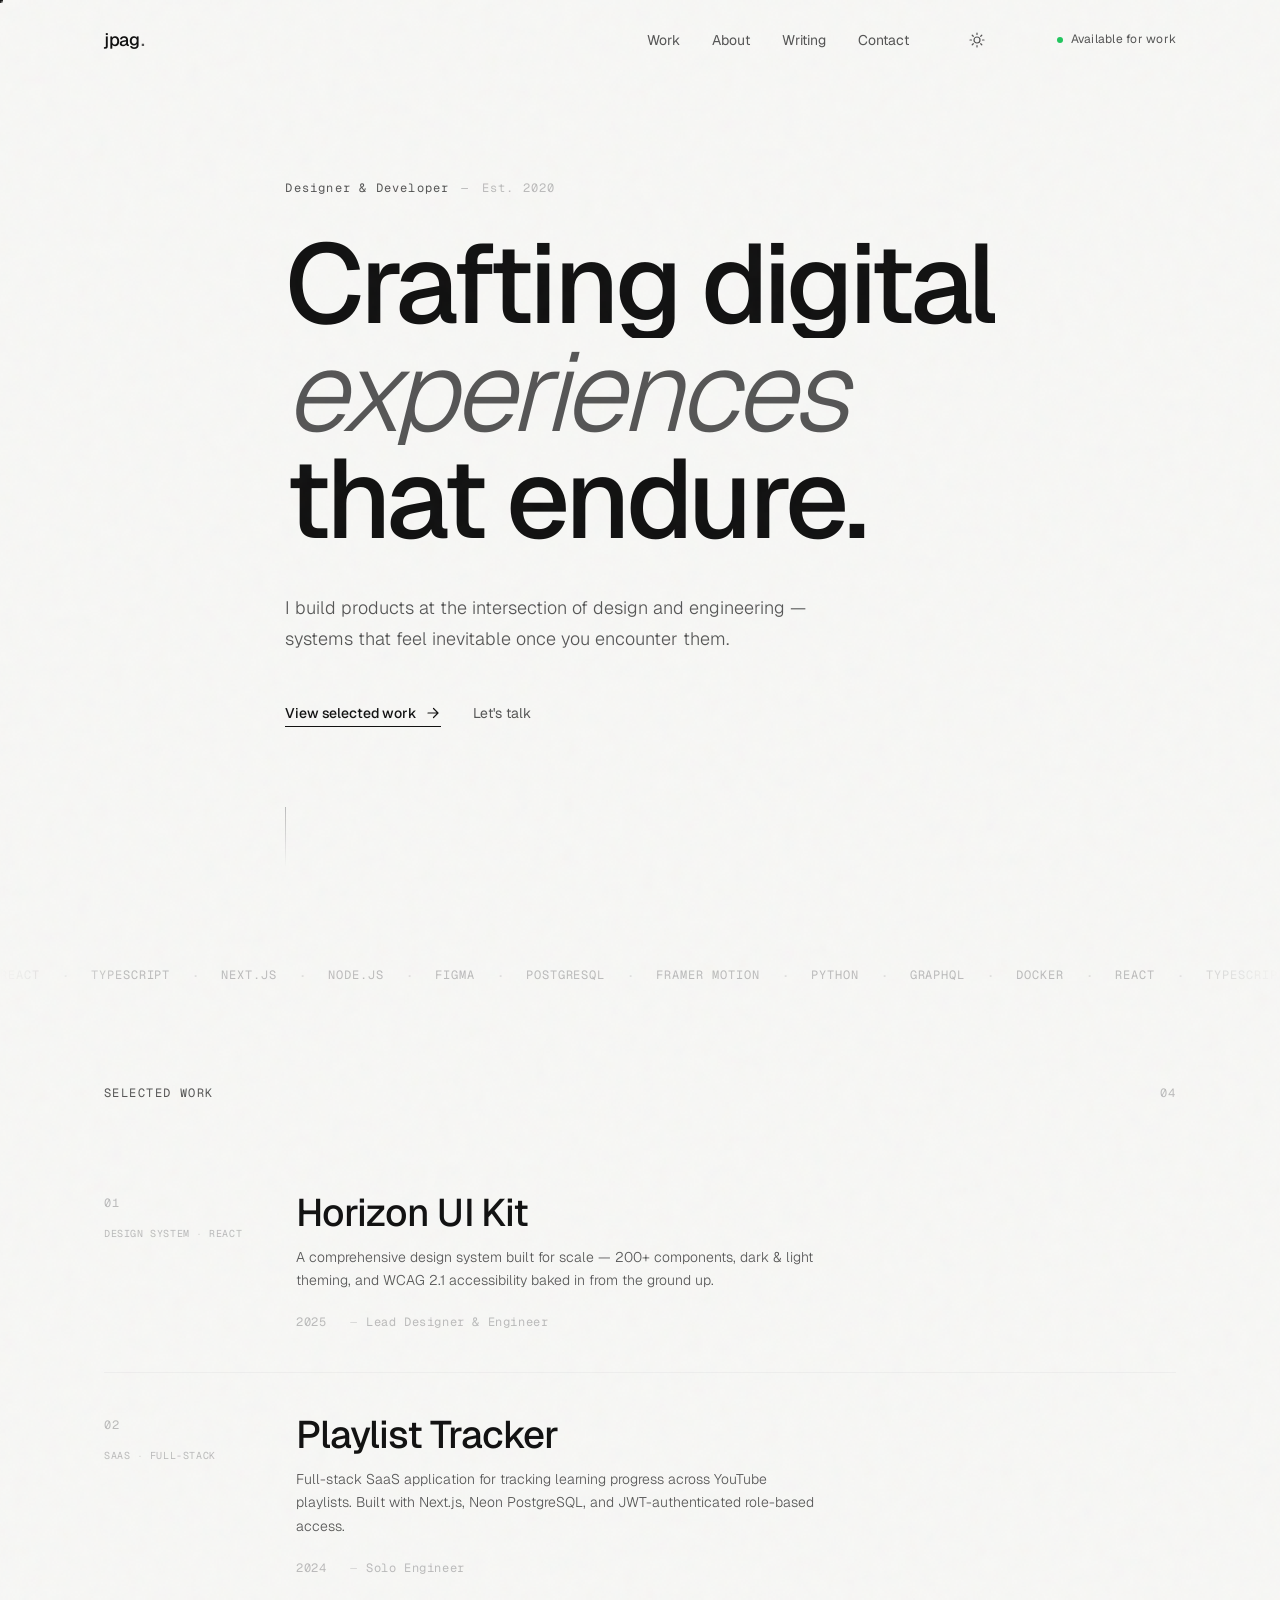
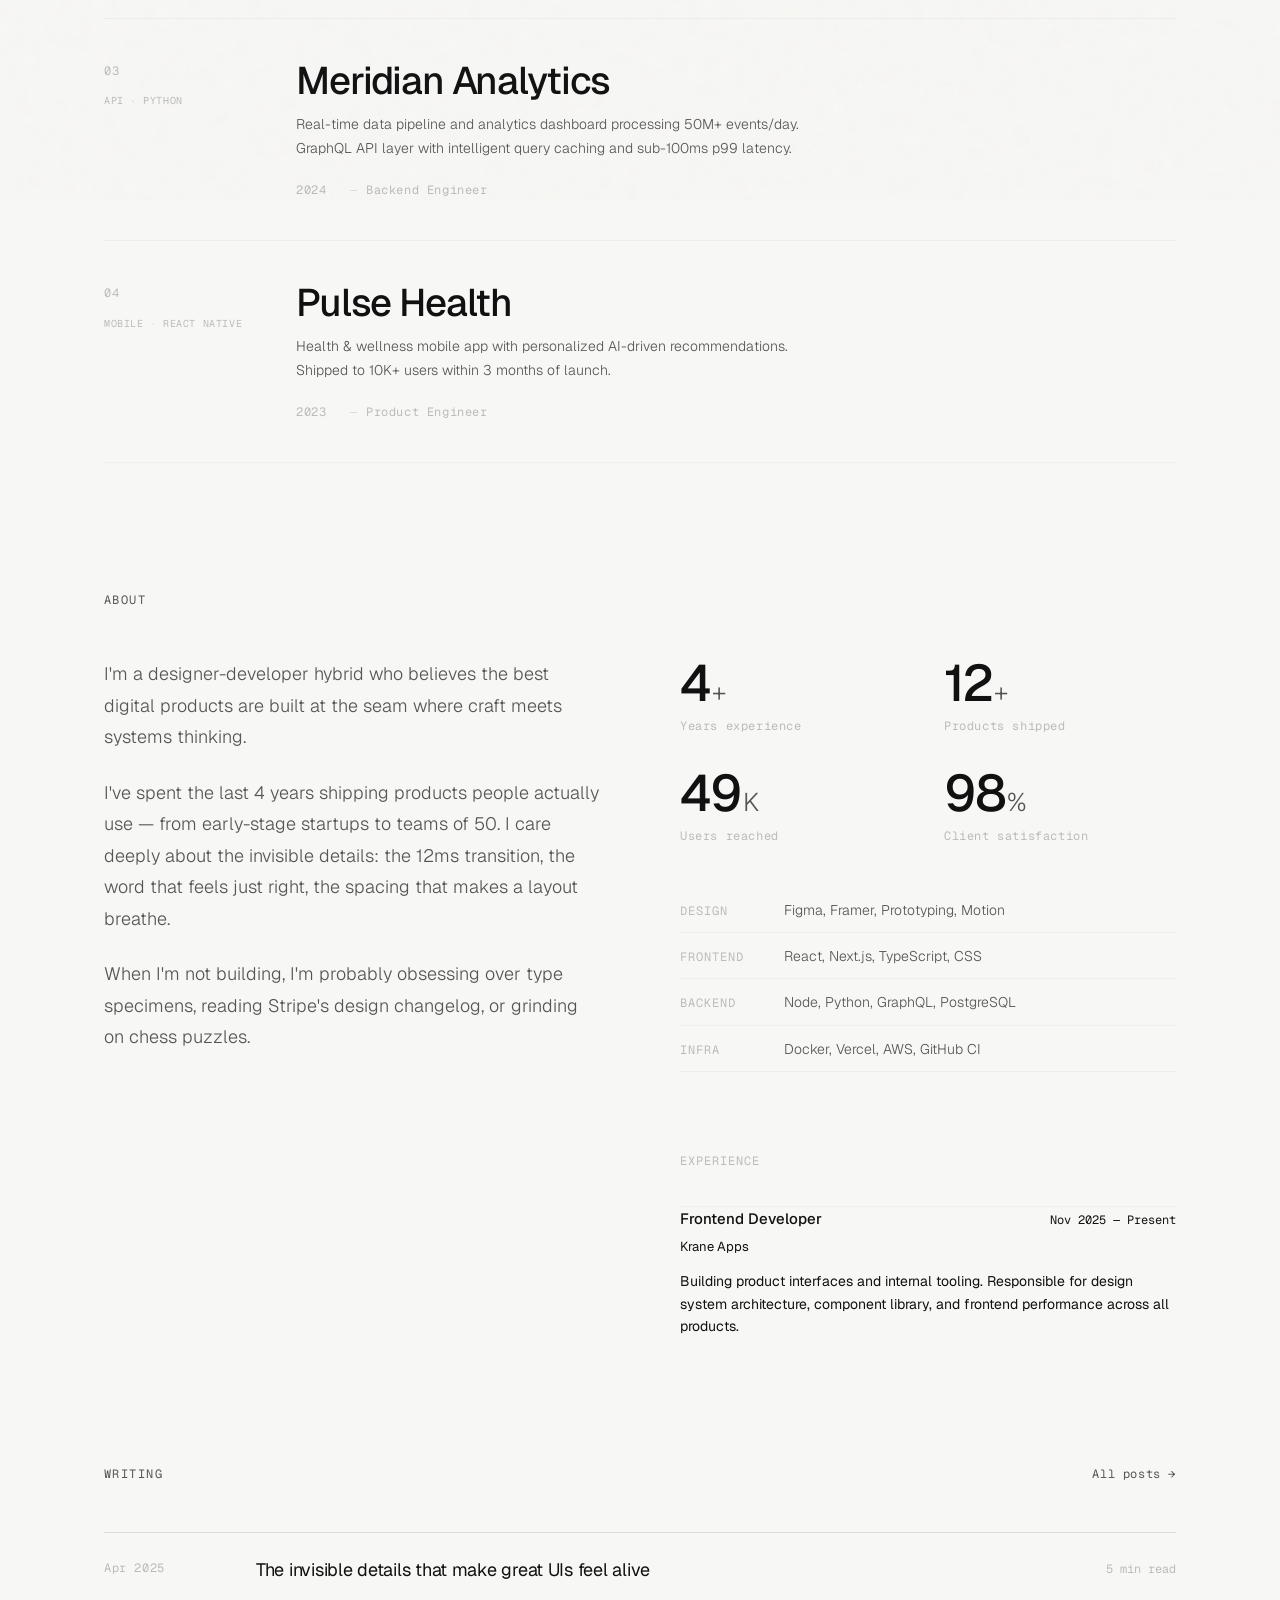
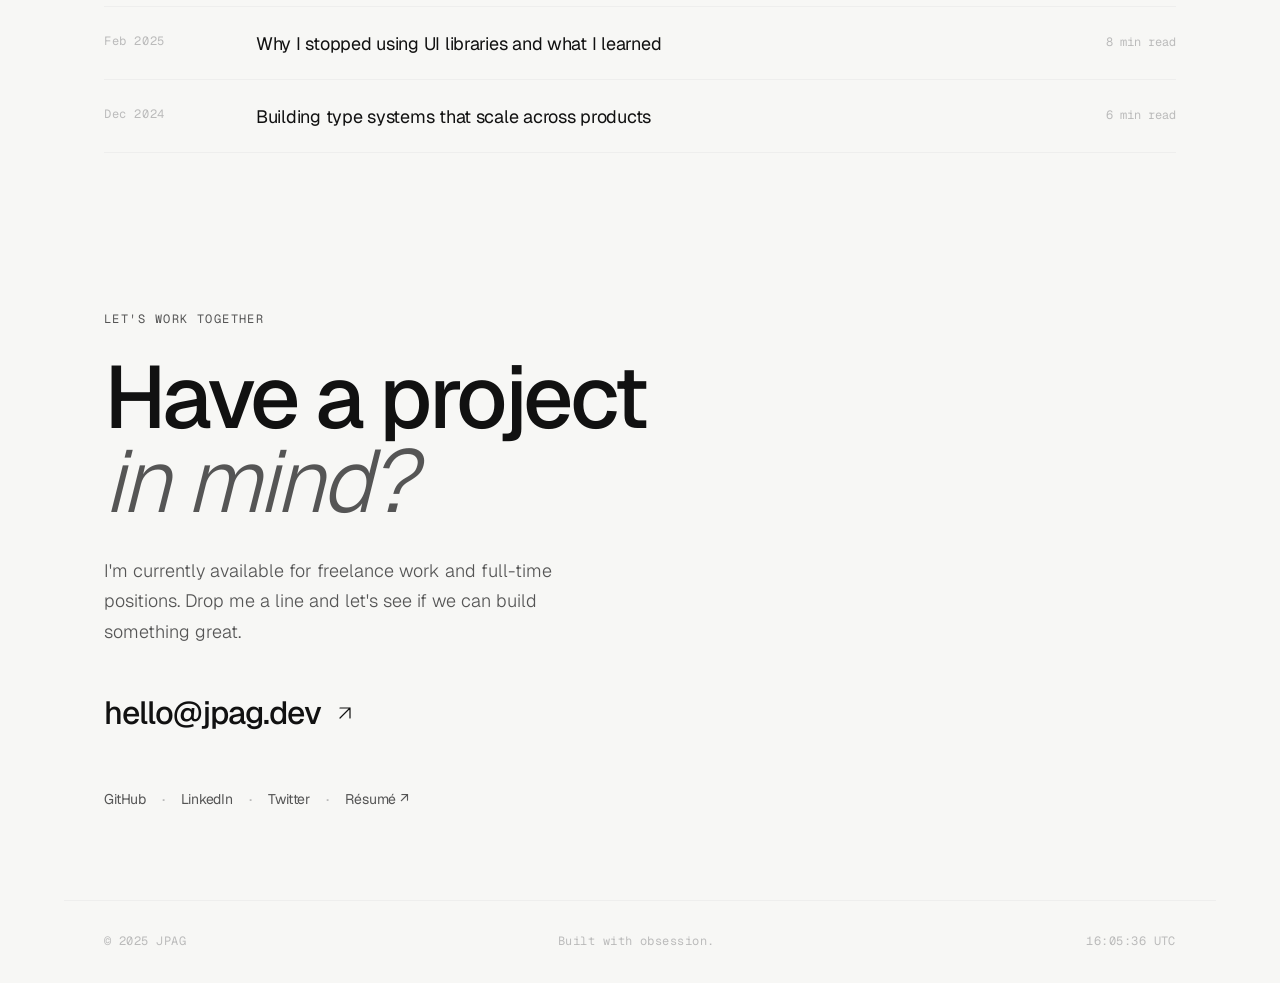
<file: index.html>
<!DOCTYPE html>
<html lang="en" data-theme="dark">
<head>
  <meta charset="UTF-8" />
  <meta name="viewport" content="width=device-width, initial-scale=1.0" />
  <!-- Theme: read before first paint to prevent FOUC -->
  <script>
    (function() {
      var saved = localStorage.getItem('theme');
      var preferred = saved || (window.matchMedia('(prefers-color-scheme: light)').matches ? 'light' : 'dark');
      document.documentElement.dataset.theme = preferred;
    })();
  </script>
  <meta name="description" content="JPAG — Designer & Developer crafting thoughtful digital experiences." />
  <meta name="theme-color" content="#0a0a0a" />
  <meta property="og:title" content="JPAG — Portfolio" />
  <meta property="og:description" content="Designer & Developer crafting thoughtful digital experiences." />
  <title>JPAG — Portfolio</title>
  <link rel="preconnect" href="https://fonts.googleapis.com" />
  <link rel="preconnect" href="https://fonts.gstatic.com" crossorigin />
  <link href="https://fonts.googleapis.com/css2?family=Geist:wght@300;400;500;600&family=Geist+Mono:wght@300;400;500&display=swap" rel="stylesheet" />
  <link rel="stylesheet" href="style.css" />
</head>
<body>

  <!-- Cursor -->
  <div class="cursor" id="cursor"></div>
  <div class="cursor-dot" id="cursor-dot"></div>

  <!-- Noise overlay -->
  <div class="noise" aria-hidden="true"></div>

  <!-- Navigation -->
  <nav class="nav" id="nav">
    <div class="nav-inner">
      <a href="#" class="nav-logo" id="nav-logo">
        <span class="logo-text">jpag</span>
        <span class="logo-dot">.</span>
      </a>
      <div class="nav-links" id="nav-links">
        <a href="#work" class="nav-link" data-label="Work">Work</a>
        <a href="#about" class="nav-link" data-label="About">About</a>
        <a href="#writing" class="nav-link" data-label="Writing">Writing</a>
        <a href="#contact" class="nav-link" data-label="Contact">Contact</a>
      </div>
      <button class="theme-toggle" id="theme-toggle" aria-label="Toggle color theme" title="Toggle light / dark">
        <!-- Sun icon — shown in light mode -->
        <svg class="theme-icon theme-icon--sun" width="16" height="16" viewBox="0 0 16 16" fill="none" aria-hidden="true">
          <circle cx="8" cy="8" r="3" stroke="currentColor" stroke-width="1.2"/>
          <path d="M8 1v1.5M8 13.5V15M1 8h1.5M13.5 8H15M3.22 3.22l1.06 1.06M11.72 11.72l1.06 1.06M11.72 4.28l1.06-1.06M3.22 12.78l1.06-1.06" stroke="currentColor" stroke-width="1.2" stroke-linecap="round"/>
        </svg>
        <!-- Moon icon — shown in dark mode -->
        <svg class="theme-icon theme-icon--moon" width="15" height="15" viewBox="0 0 15 15" fill="none" aria-hidden="true">
          <path d="M7.5 1.5A6 6 0 1 0 13.5 7.5 4.5 4.5 0 0 1 7.5 1.5z" stroke="currentColor" stroke-width="1.2" stroke-linejoin="round"/>
        </svg>
      </button>
      <div class="nav-status">
        <span class="status-dot"></span>
        <span class="status-text">Available for work</span>
      </div>
    </div>
  </nav>

  <!-- Hero -->
  <section class="hero" id="hero">
    <div class="container">
      <div class="hero-eyebrow reveal">
        <span class="eyebrow-tag">Designer &amp; Developer</span>
        <span class="eyebrow-divider">—</span>
        <span class="eyebrow-year">Est. 2020</span>
      </div>
      <h1 class="hero-title">
        <span class="title-line reveal" data-delay="0">Crafting digital</span>
        <span class="title-line reveal italic" data-delay="1">experiences</span>
        <span class="title-line reveal" data-delay="2">that endure.</span>
      </h1>
      <div class="hero-sub reveal" data-delay="3">
        <p>I build products at the intersection of design and engineering —<br class="br-desktop" /> systems that feel inevitable once you encounter them.</p>
      </div>
      <div class="hero-cta reveal" data-delay="4">
        <a href="#work" class="cta-link">
          <span>View selected work</span>
          <svg width="16" height="16" viewBox="0 0 16 16" fill="none" class="cta-arrow">
            <path d="M3 8H13M13 8L8.5 3.5M13 8L8.5 12.5" stroke="currentColor" stroke-width="1.2" stroke-linecap="round" stroke-linejoin="round"/>
          </svg>
        </a>
        <a href="#contact" class="cta-secondary">Let's talk</a>
      </div>
      <div class="hero-scroll reveal" data-delay="5">
        <div class="scroll-indicator">
          <div class="scroll-line"></div>
        </div>
      </div>
    </div>
  </section>

  <!-- Marquee -->
  <div class="marquee-wrap" aria-hidden="true">
    <div class="marquee-track">
      <span class="marquee-item">React</span>
      <span class="marquee-sep">·</span>
      <span class="marquee-item">TypeScript</span>
      <span class="marquee-sep">·</span>
      <span class="marquee-item">Next.js</span>
      <span class="marquee-sep">·</span>
      <span class="marquee-item">Node.js</span>
      <span class="marquee-sep">·</span>
      <span class="marquee-item">Figma</span>
      <span class="marquee-sep">·</span>
      <span class="marquee-item">PostgreSQL</span>
      <span class="marquee-sep">·</span>
      <span class="marquee-item">Framer Motion</span>
      <span class="marquee-sep">·</span>
      <span class="marquee-item">Python</span>
      <span class="marquee-sep">·</span>
      <span class="marquee-item">GraphQL</span>
      <span class="marquee-sep">·</span>
      <span class="marquee-item">Docker</span>
      <span class="marquee-sep">·</span>
      <!-- duplicate -->
      <span class="marquee-item">React</span>
      <span class="marquee-sep">·</span>
      <span class="marquee-item">TypeScript</span>
      <span class="marquee-sep">·</span>
      <span class="marquee-item">Next.js</span>
      <span class="marquee-sep">·</span>
      <span class="marquee-item">Node.js</span>
      <span class="marquee-sep">·</span>
      <span class="marquee-item">Figma</span>
      <span class="marquee-sep">·</span>
      <span class="marquee-item">PostgreSQL</span>
      <span class="marquee-sep">·</span>
      <span class="marquee-item">Framer Motion</span>
      <span class="marquee-sep">·</span>
      <span class="marquee-item">Python</span>
      <span class="marquee-sep">·</span>
      <span class="marquee-item">GraphQL</span>
      <span class="marquee-sep">·</span>
      <span class="marquee-item">Docker</span>
      <span class="marquee-sep">·</span>
    </div>
  </div>

  <!-- Work -->
  <section class="work" id="work">
    <div class="container">
      <div class="section-header">
        <span class="section-label reveal">Selected Work</span>
        <span class="section-count reveal" id="work-count">04</span>
      </div>

      <div id="work-list"></div>

    </div>
  </section>

  <!-- About -->
  <section class="about" id="about">
    <div class="container">
      <div class="section-header">
        <span class="section-label reveal">About</span>
      </div>
      <div class="about-grid">
        <div class="about-left">
          <p class="about-text reveal">I'm a designer-developer hybrid who believes the best digital products are built at the seam where craft meets systems thinking.</p>
          <p class="about-text reveal">I've spent the last 4 years shipping products people actually use — from early-stage startups to teams of 50. I care deeply about the invisible details: the 12ms transition, the word that feels just right, the spacing that makes a layout breathe.</p>
          <p class="about-text reveal">When I'm not building, I'm probably obsessing over type specimens, reading Stripe's design changelog, or grinding on chess puzzles.</p>
        </div>
        <div class="about-right">
          <div class="stat-grid">
            <div class="stat reveal">
              <div class="stat-value-line">
                <span class="stat-num" data-target="4">0</span><span class="stat-suffix">+</span>
              </div>
              <span class="stat-label">Years experience</span>
            </div>
            <div class="stat reveal">
              <div class="stat-value-line">
                <span class="stat-num" data-target="12">0</span><span class="stat-suffix">+</span>
              </div>
              <span class="stat-label">Products shipped</span>
            </div>
            <div class="stat reveal">
              <div class="stat-value-line">
                <span class="stat-num" data-target="50">0</span><span class="stat-suffix">K</span>
              </div>
              <span class="stat-label">Users reached</span>
            </div>
            <div class="stat reveal">
              <div class="stat-value-line">
                <span class="stat-num" data-target="100">0</span><span class="stat-suffix">%</span>
              </div>
              <span class="stat-label">Client satisfaction</span>
            </div>
          </div>
          <div class="skills-list reveal">
            <div class="skill-row">
              <span class="skill-category">Design</span>
              <span class="skill-items">Figma, Framer, Prototyping, Motion</span>
            </div>
            <div class="skill-row">
              <span class="skill-category">Frontend</span>
              <span class="skill-items">React, Next.js, TypeScript, CSS</span>
            </div>
            <div class="skill-row">
              <span class="skill-category">Backend</span>
              <span class="skill-items">Node, Python, GraphQL, PostgreSQL</span>
            </div>
            <div class="skill-row">
              <span class="skill-category">Infra</span>
              <span class="skill-items">Docker, Vercel, AWS, GitHub CI</span>
          </div>
          
          <div class="experience-block reveal" id="experience-list"></div>

        </div>
      </div>
    </div>
  </section>

  <!-- Writing / Blog -->
  <section class="writing" id="writing">
    <div class="container">
      <div class="section-header">
        <span class="section-label reveal">Writing</span>
        <a href="#writing" class="section-all reveal">All posts →</a>
      </div>
      <div class="post-list" id="posts-list"></div>
    </div>
  </section>

  <!-- Contact -->
  <section class="contact" id="contact">
    <div class="container">
      <div class="contact-inner">
        <div class="contact-top reveal">
          <span class="section-label">Let's work together</span>
        </div>
        <h2 class="contact-heading">
          <span class="reveal">Have a project</span>
          <span class="reveal italic">in mind?</span>
        </h2>
        <p class="contact-sub reveal">I'm currently available for freelance work and full-time positions. Drop me a line and let's see if we can build something great.</p>
        <div class="contact-cta reveal">
          <a href="mailto:hello@jpag.dev" class="email-link" id="email-link">
            <span class="email-text">hello@jpag.dev</span>
            <svg class="email-icon" width="24" height="24" viewBox="0 0 24 24" fill="none">
              <path d="M7 17L17 7M17 7H7M17 7V17" stroke="currentColor" stroke-width="1.2" stroke-linecap="round" stroke-linejoin="round"/>
            </svg>
          </a>
        </div>
        <div class="contact-links reveal">
          <a href="https://github.com" target="_blank" rel="noopener" class="social-link" id="social-github">GitHub</a>
          <span class="social-sep">·</span>
          <a href="https://linkedin.com" target="_blank" rel="noopener" class="social-link" id="social-linkedin">LinkedIn</a>
          <span class="social-sep">·</span>
          <a href="https://twitter.com" target="_blank" rel="noopener" class="social-link" id="social-twitter">Twitter</a>
          <span class="social-sep">·</span>
          <a href="#" class="social-link" id="social-resume">Résumé ↗</a>
        </div>
      </div>
    </div>
  </section>

  <!-- Footer -->
  <footer class="footer">
    <div class="container">
      <div class="footer-inner">
        <span class="footer-copy">© 2025 JPAG</span>
        <span class="footer-built">Built with obsession.</span>
        <span class="footer-time" id="footer-time"></span>
      </div>
    </div>
  </footer>

  <script src="data/projects.js"></script>
  <script src="data/posts.js"></script>
  <script src="data/experience.js"></script>
  <script src="main.js"></script>
</body>
</html>
</file>
<file: style.css>
/* ============================================================
   BASE & TOKENS
   ============================================================ */

*, *::before, *::after {
  box-sizing: border-box;
  margin: 0;
  padding: 0;
}

:root {
  --bg:          #0a0a0a;
  --fg:          #ededed;
  --fg-muted:    #888;
  --fg-subtle:   #444;
  --accent:      #ededed;
  --font-sans:   'Geist', -apple-system, BlinkMacSystemFont, 'Segoe UI', sans-serif;
  --font-mono:   'Geist Mono', 'SF Mono', 'Consolas', monospace;

  --size-xxs:  0.625rem;   /* 10px */
  --size-xs:   0.75rem;    /* 12px */
  --size-sm:   0.875rem;   /* 14px */
  --size-base: 1rem;       /* 16px */
  --size-md:   1.125rem;   /* 18px */
  --size-lg:   1.5rem;     /* 24px */
  --size-xl:   2rem;       /* 32px */
  --size-2xl:  3rem;       /* 48px */
  --size-3xl:  4rem;       /* 64px */
  --size-4xl:  5.5rem;     /* 88px */
  --size-5xl:  7rem;       /* 112px */

  --ease-out:  cubic-bezier(0.16, 1, 0.3, 1);
  --ease-in:   cubic-bezier(0.4, 0, 1, 1);
  --ease-io:   cubic-bezier(0.65, 0, 0.35, 1);

  --t-fast:   120ms;
  --t-base:   220ms;
  --t-slow:   400ms;
  --t-reveal: 700ms;

  --col: 1200px;
  --gutter: clamp(1.5rem, 5vw, 4rem);

  /* theme-aware tokens */
  --cursor-border:    rgba(237, 237, 237, 0.4);
  --cursor-hover-border: rgba(237, 237, 237, 0.15);
  --cursor-hover-bg:  rgba(237, 237, 237, 0.05);
  --nav-bg:           rgba(10, 10, 10, 0.85);
  --project-hover:    rgba(237, 237, 237, 0.025);
}

/* ============================================================
   LIGHT THEME
   ============================================================ */

[data-theme="light"] {
  --bg:          #f7f7f5;
  --fg:          #111111;
  --fg-muted:    #555555;
  --fg-subtle:   #bbbbbb;

  --cursor-border:       rgba(0, 0, 0, 0.2);
  --cursor-hover-border: rgba(0, 0, 0, 0.08);
  --cursor-hover-bg:     rgba(0, 0, 0, 0.04);
  --nav-bg:              rgba(247, 247, 245, 0.88);
  --project-hover:       rgba(0, 0, 0, 0.025);
}

/* ============================================================
   THEME TRANSITION
   ============================================================ */

.theme-transitioning,
.theme-transitioning *,
.theme-transitioning *::before,
.theme-transitioning *::after {
  transition:
    background-color 380ms ease,
    color 380ms ease,
    border-color 380ms ease,
    fill 380ms ease !important;
}

html {
  scroll-behavior: smooth;
  -webkit-font-smoothing: antialiased;
  -moz-osx-font-smoothing: grayscale;
  text-rendering: optimizeLegibility;
}

body {
  font-family: var(--font-sans);
  background-color: var(--bg);
  color: var(--fg);
  line-height: 1.6;
  overflow-x: hidden;
  cursor: none;
}

::selection {
  background: var(--fg);
  color: var(--bg);
}

a {
  color: inherit;
  text-decoration: none;
}

/* ============================================================
   CUSTOM CURSOR
   ============================================================ */

.cursor {
  position: fixed;
  top: 0; left: 0;
  width: 36px; height: 36px;
  border: 1px solid var(--cursor-border);
  border-radius: 50%;
  pointer-events: none;
  z-index: 9999;
  transform: translate(-50%, -50%);
  transition:
    width var(--t-base) var(--ease-out),
    height var(--t-base) var(--ease-out),
    border-color var(--t-base) var(--ease-out),
    background var(--t-base) var(--ease-out),
    opacity var(--t-base) var(--ease-out);
  mix-blend-mode: difference;
  will-change: transform;
}

.cursor-dot {
  position: fixed;
  top: 0; left: 0;
  width: 5px; height: 5px;
  background: var(--fg);
  border-radius: 50%;
  pointer-events: none;
  z-index: 9999;
  transform: translate(-50%, -50%);
  transition: opacity var(--t-fast);
  will-change: transform;
}

.cursor.is-hovered {
  width: 64px;
  height: 64px;
  border-color: var(--cursor-hover-border);
  background: var(--cursor-hover-bg);
}

.cursor.is-clicked {
  width: 28px;
  height: 28px;
}

.cursor.is-hidden,
.cursor-dot.is-hidden {
  opacity: 0;
}

/* ============================================================
   NOISE TEXTURE
   ============================================================ */

.noise {
  position: fixed;
  inset: -200%;
  width: 400%;
  height: 400%;
  background-image: url("data:image/svg+xml,%3Csvg viewBox='0 0 256 256' xmlns='http://www.w3.org/2000/svg'%3E%3Cfilter id='noise'%3E%3CfeTurbulence type='fractalNoise' baseFrequency='0.9' numOctaves='4' stitchTiles='stitch'/%3E%3C/filter%3E%3Crect width='100%25' height='100%25' filter='url(%23noise)' opacity='1'/%3E%3C/svg%3E");
  opacity: 0.03;
  pointer-events: none;
  z-index: 1;
  animation: noise-drift 8s steps(1) infinite;
}

@keyframes noise-drift {
  0%   { transform: translate(0, 0); }
  10%  { transform: translate(-2%, -3%); }
  20%  { transform: translate(1%, 2%); }
  30%  { transform: translate(3%, -1%); }
  40%  { transform: translate(-1%, 4%); }
  50%  { transform: translate(-3%, -2%); }
  60%  { transform: translate(2%, 3%); }
  70%  { transform: translate(-2%, 1%); }
  80%  { transform: translate(3%, -3%); }
  90%  { transform: translate(-1%, 2%); }
  100% { transform: translate(0, 0); }
}

/* ============================================================
   CONTAINER
   ============================================================ */

.container {
  max-width: var(--col);
  margin: 0 auto;
  padding: 0 var(--gutter);
}

/* ============================================================
   NAVIGATION
   ============================================================ */

.nav {
  position: fixed;
  top: 0; left: 0; right: 0;
  z-index: 100;
  padding: 1.5rem 0;
  transition: padding var(--t-slow) var(--ease-out);
}

.nav.scrolled {
  padding: 1rem 0;
  background: var(--nav-bg);
  backdrop-filter: blur(20px) saturate(180%);
  -webkit-backdrop-filter: blur(20px) saturate(180%);
}

.nav-inner {
  max-width: var(--col);
  margin: 0 auto;
  padding: 0 var(--gutter);
  display: flex;
  align-items: center;
  gap: 2rem;
}

.nav-logo {
  font-size: var(--size-md);
  font-weight: 500;
  letter-spacing: -0.02em;
  display: flex;
  align-items: baseline;
  gap: 1px;
  transition: opacity var(--t-base) var(--ease-out);
  cursor: none;
}

.nav-logo:hover { opacity: 0.6; }

.logo-text { color: var(--fg); }
.logo-dot  { color: var(--fg-muted); }

.nav-links {
  display: flex;
  align-items: center;
  gap: 2rem;
  margin-left: auto;
}

.nav-link {
  font-size: var(--size-sm);
  font-weight: 400;
  color: var(--fg-muted);
  letter-spacing: 0em;
  position: relative;
  padding: 0.25rem 0;
  cursor: none;
  transition: color var(--t-base) var(--ease-out);
}

.nav-link::after {
  content: '';
  position: absolute;
  bottom: 0; left: 0;
  width: 0;
  height: 1px;
  background: var(--fg);
  transition: width var(--t-slow) var(--ease-out);
}

.nav-link:hover { color: var(--fg); }
.nav-link:hover::after { width: 100%; }

.nav-status {
  display: flex;
  align-items: center;
  gap: 0.5rem;
  margin-left: 2rem;
  font-size: var(--size-xs);
  color: var(--fg-muted);
  letter-spacing: 0.02em;
}

.status-dot {
  width: 6px; height: 6px;
  border-radius: 50%;
  background: #22c55e;
  animation: pulse-status 2s ease-in-out infinite;
  flex-shrink: 0;
}

@keyframes pulse-status {
  0%, 100% { opacity: 1; transform: scale(1); }
  50%       { opacity: 0.5; transform: scale(0.8); }
}

/* ============================================================
   SECTION UTILS
   ============================================================ */

.section-header {
  display: flex;
  align-items: baseline;
  justify-content: space-between;
  margin-bottom: 3rem;
}

.section-label {
  font-size: var(--size-xs);
  font-family: var(--font-mono);
  color: var(--fg-muted);
  letter-spacing: 0.12em;
  text-transform: uppercase;
}

.section-count {
  font-size: var(--size-xs);
  font-family: var(--font-mono);
  color: var(--fg-subtle);
  letter-spacing: 0.08em;
}

.section-all {
  font-size: var(--size-xs);
  font-family: var(--font-mono);
  color: var(--fg-muted);
  letter-spacing: 0.05em;
  transition: color var(--t-base) var(--ease-out);
}

.section-all:hover { color: var(--fg); }

/* ============================================================
   REVEAL ANIMATION
   ============================================================ */

.reveal {
  opacity: 0;
  transform: translateY(20px);
  transition:
    opacity var(--t-reveal) var(--ease-out),
    transform var(--t-reveal) var(--ease-out);
}

.reveal.in-view {
  opacity: 1;
  transform: translateY(0);
}

/* stagger delays */
.reveal[data-delay="1"] { transition-delay: 90ms; }
.reveal[data-delay="2"] { transition-delay: 180ms; }
.reveal[data-delay="3"] { transition-delay: 270ms; }
.reveal[data-delay="4"] { transition-delay: 360ms; }
.reveal[data-delay="5"] { transition-delay: 450ms; }

/* ============================================================
   HERO
   ============================================================ */

.hero {
  padding: calc(var(--size-5xl) * 1.6) 0 var(--size-3xl);
  min-height: 100vh;
  display: flex;
  align-items: center;
}

.hero-eyebrow {
  display: flex;
  align-items: center;
  gap: 0.75rem;
  margin-bottom: 2rem;
  font-size: var(--size-xs);
  font-family: var(--font-mono);
  color: var(--fg-muted);
  letter-spacing: 0.1em;
}

.eyebrow-tag {
  color: var(--fg-muted);
}

.eyebrow-divider {
  color: var(--fg-subtle);
}

.eyebrow-year {
  color: var(--fg-subtle);
}

.hero-title {
  display: flex;
  flex-direction: column;
  font-size: clamp(3rem, 9vw, var(--size-5xl));
  font-weight: 500;
  letter-spacing: -0.04em;
  line-height: 0.96;
  margin-bottom: 2.5rem;
}

.title-line {
  display: block;
  overflow: hidden;
}

.title-line.italic {
  font-style: italic;
  font-weight: 300;
  color: var(--fg-muted);
}

.hero-sub {
  max-width: 560px;
  font-size: var(--size-md);
  font-weight: 300;
  color: var(--fg-muted);
  line-height: 1.7;
  margin-bottom: 3rem;
}

.hero-cta {
  display: flex;
  align-items: center;
  gap: 2rem;
  margin-bottom: 5rem;
}

.cta-link {
  display: inline-flex;
  align-items: center;
  gap: 0.5rem;
  font-size: var(--size-sm);
  font-weight: 500;
  color: var(--fg);
  letter-spacing: -0.01em;
  cursor: none;
  position: relative;
  padding-bottom: 2px;
}

.cta-link::after {
  content: '';
  position: absolute;
  bottom: 0; left: 0;
  width: 100%;
  height: 1px;
  background: var(--fg);
  transform-origin: right;
  transition: transform var(--t-slow) var(--ease-out);
}

.cta-link:hover::after {
  transform-origin: left;
}

.cta-arrow {
  transition: transform var(--t-base) var(--ease-out);
  flex-shrink: 0;
}

.cta-link:hover .cta-arrow {
  transform: translateX(4px);
}

.cta-secondary {
  font-size: var(--size-sm);
  color: var(--fg-muted);
  cursor: none;
  position: relative;
  padding-bottom: 2px;
  transition: color var(--t-base) var(--ease-out);
}

.cta-secondary::after {
  content: '';
  position: absolute;
  bottom: 0; left: 0;
  width: 0;
  height: 1px;
  background: var(--fg-muted);
  transition: width var(--t-slow) var(--ease-out);
}

.cta-secondary:hover { color: var(--fg); }
.cta-secondary:hover::after { width: 100%; }

.hero-scroll {
  display: flex;
  align-items: center;
}

.scroll-indicator {
  display: flex;
  flex-direction: column;
  align-items: center;
  gap: 0.4rem;
}

.scroll-line {
  width: 1px;
  height: 60px;
  background: linear-gradient(to bottom, var(--fg-subtle), transparent);
  animation: scroll-anim 2s ease-in-out infinite;
}

@keyframes scroll-anim {
  0%   { transform: scaleY(1); transform-origin: top; opacity: 1; }
  50%  { transform: scaleY(1); transform-origin: bottom; opacity: 1; }
  100% { transform: scaleY(0); transform-origin: bottom; opacity: 0; }
}

.br-desktop { display: inline; }

/* ============================================================
   MARQUEE
   ============================================================ */

.marquee-wrap {
  overflow: hidden;
  padding: 2rem 0;
  mask-image: linear-gradient(to right, transparent 0%, #000 10%, #000 90%, transparent 100%);
  -webkit-mask-image: linear-gradient(to right, transparent 0%, #000 10%, #000 90%, transparent 100%);
}

.marquee-track {
  display: flex;
  align-items: center;
  gap: 1.5rem;
  width: max-content;
  animation: marquee 28s linear infinite;
}

.marquee-item {
  font-size: var(--size-xs);
  font-family: var(--font-mono);
  color: var(--fg-subtle);
  letter-spacing: 0.08em;
  text-transform: uppercase;
  white-space: nowrap;
}

.marquee-sep {
  color: var(--fg-subtle);
  opacity: 0.4;
}

@keyframes marquee {
  from { transform: translateX(0); }
  to   { transform: translateX(-50%); }
}

/* ============================================================
   WORK
   ============================================================ */

.work {
  padding: var(--size-3xl) 0;
}

.project {
  opacity: 0;
  transform: translateY(24px);
  transition:
    opacity var(--t-reveal) var(--ease-out),
    transform var(--t-reveal) var(--ease-out);
}

.project.in-view { opacity: 1; transform: translateY(0); }

.project:nth-child(1) { transition-delay: 0ms; }
.project:nth-child(2) { transition-delay: 80ms; }
.project:nth-child(3) { transition-delay: 160ms; }
.project:nth-child(4) { transition-delay: 240ms; }

.project-inner {
  display: grid;
  grid-template-columns: 160px 1fr;
  gap: 2rem;
  padding: 2.5rem 0;
  position: relative;
  cursor: none;
}

.project-meta {
  display: flex;
  flex-direction: column;
  gap: 0.75rem;
  padding-top: 0.2rem;
}

.project-num {
  font-size: var(--size-xs);
  font-family: var(--font-mono);
  color: var(--fg-subtle);
  letter-spacing: 0.08em;
}

.project-tags {
  display: flex;
  flex-wrap: wrap;
  gap: 0.4rem;
}

.tag {
  font-size: var(--size-xxs);
  font-family: var(--font-mono);
  color: var(--fg-subtle);
  letter-spacing: 0.06em;
  text-transform: uppercase;
}

.tag + .tag::before {
  content: '·';
  margin-right: 0.4rem;
  color: var(--fg-subtle);
  opacity: 0.5;
}

.project-content {
  display: flex;
  flex-direction: column;
  gap: 0.75rem;
}

.project-title {
  font-size: clamp(var(--size-xl), 3vw, var(--size-2xl));
  font-weight: 500;
  letter-spacing: -0.03em;
  line-height: 1.1;
}

.project-link {
  display: inline-flex;
  align-items: center;
  gap: 0.75rem;
  cursor: none;
  position: relative;
}

.project-link-arrow {
  display: inline-flex;
  align-items: center;
  opacity: 0;
  transform: translate(-4px, 4px);
  transition:
    opacity var(--t-base) var(--ease-out),
    transform var(--t-base) var(--ease-out);
  color: var(--fg-muted);
}

.project:hover .project-link-arrow {
  opacity: 1;
  transform: translate(0, 0);
}

.project-desc {
  font-size: var(--size-sm);
  color: var(--fg-muted);
  line-height: 1.7;
  max-width: 520px;
  font-weight: 300;
}

.project-footer {
  display: flex;
  align-items: center;
  gap: 1.5rem;
  margin-top: 0.5rem;
}

.project-year,
.project-role {
  font-size: var(--size-xs);
  font-family: var(--font-mono);
  color: var(--fg-subtle);
  letter-spacing: 0.05em;
}

.project-role::before {
  content: '—';
  margin-right: 0.5rem;
  opacity: 0.5;
}

.project-divider {
  height: 1px;
  background: var(--fg-subtle);
  opacity: 0.15;
  transform-origin: left;
  transform: scaleX(0);
  transition: transform 0.8s var(--ease-out);
}

.project.in-view .project-divider {
  transform: scaleX(1);
  transition-delay: 200ms;
}

/* hover row highlight */
.project-inner::before {
  content: '';
  position: absolute;
  inset: 0 -2rem;
  background: var(--project-hover);
  opacity: 0;
  transition: opacity var(--t-base) var(--ease-out);
  border-radius: 4px;
}

.project:hover .project-inner::before { opacity: 1; }

/* ============================================================
   THEME TOGGLE
   ============================================================ */

.theme-toggle {
  background: none;
  border: none;
  padding: 0;
  cursor: none;
  width: 32px;
  height: 32px;
  display: flex;
  align-items: center;
  justify-content: center;
  color: var(--fg-muted);
  position: relative;
  flex-shrink: 0;
  transition: color var(--t-base) var(--ease-out);
  margin-left: 1.25rem;
}

.theme-toggle:hover { color: var(--fg); }

.theme-icon {
  position: absolute;
  display: flex;
  align-items: center;
  justify-content: center;
  transition:
    opacity var(--t-slow) var(--ease-out),
    transform var(--t-slow) var(--ease-out);
}

/* Dark mode (default): show moon, hide sun */
.theme-icon--sun  { opacity: 0; transform: rotate(90deg) scale(0.6); }
.theme-icon--moon { opacity: 1; transform: rotate(0deg)  scale(1); }

/* Light mode: show sun, hide moon */
[data-theme="light"] .theme-icon--sun  { opacity: 1; transform: rotate(0deg)   scale(1); }
[data-theme="light"] .theme-icon--moon { opacity: 0; transform: rotate(-90deg) scale(0.6); }

/* ============================================================
   ABOUT
   ============================================================ */

.about {
  padding: var(--size-3xl) 0;
}

.about-grid {
  display: grid;
  grid-template-columns: 1fr 1fr;
  gap: 5rem;
  align-items: start;
}

.about-text {
  font-size: var(--size-md);
  font-weight: 300;
  color: var(--fg-muted);
  line-height: 1.75;
  margin-bottom: 1.5rem;
}

.about-text:last-child { margin-bottom: 0; }

.stat-grid {
  display: grid;
  grid-template-columns: 1fr 1fr;
  gap: 2rem;
  margin-bottom: 2.5rem;
}

.stat {
  display: flex;
  flex-direction: column;
  gap: 0.25rem;
}

.stat-value-line {
  display: flex;
  align-items: baseline;
  gap: 0.1rem;
}

.stat-num {
  font-size: clamp(2.5rem, 4vw, 3.5rem);
  font-weight: 500;
  letter-spacing: -0.04em;
  line-height: 1;
  color: var(--fg);
}

.stat-suffix {
  font-size: clamp(1.25rem, 2vw, 1.75rem);
  font-weight: 300;
  color: var(--fg-muted);
  letter-spacing: -0.02em;
}

.stat-label {
  font-size: var(--size-xs);
  font-family: var(--font-mono);
  color: var(--fg-subtle);
  letter-spacing: 0.05em;
}

.skills-list {
  display: flex;
  flex-direction: column;
  gap: 0;
}

.skill-row {
  display: flex;
  align-items: baseline;
  gap: 1.5rem;
  padding: 0.75rem 0;
  position: relative;
}

.skill-row::after {
  content: '';
  position: absolute;
  bottom: 0; left: 0; right: 0;
  height: 1px;
  background: var(--fg-subtle);
  opacity: 0.15;
}

.skill-category {
  font-size: var(--size-xs);
  font-family: var(--font-mono);
  color: var(--fg-subtle);
  letter-spacing: 0.08em;
  text-transform: uppercase;
  flex-shrink: 0;
  width: 80px;
}

.skill-items {
  font-size: var(--size-sm);
  color: var(--fg-muted);
  font-weight: 300;
}

/* ============================================================
   WRITING
   ============================================================ */

.writing {
  padding: var(--size-3xl) 0;
}

.post-list {
  display: flex;
  flex-direction: column;
}

.post {
  display: grid;
  grid-template-columns: 120px 1fr;
  gap: 2rem;
  padding: 1.5rem 0;
  position: relative;
  cursor: none;
  transition: opacity var(--t-base) var(--ease-out);
}

.post::after {
  content: '';
  position: absolute;
  bottom: 0; left: 0; right: 0;
  height: 1px;
  background: var(--fg-subtle);
  opacity: 0.15;
}

.post:first-child {
  border-top: 1px solid rgba(68,68,68,0.15);
}

.post-list:hover .post {
  opacity: 0.4;
}

.post-list:hover .post:hover {
  opacity: 1;
}

.post-left {
  display: flex;
  align-items: flex-start;
  padding-top: 0.1rem;
}

.post-date {
  font-size: var(--size-xs);
  font-family: var(--font-mono);
  color: var(--fg-subtle);
  letter-spacing: 0.05em;
}

.post-right {
  display: flex;
  align-items: flex-start;
  justify-content: space-between;
  gap: 2rem;
}

.post-title {
  font-size: var(--size-md);
  font-weight: 400;
  color: var(--fg);
  letter-spacing: -0.015em;
  line-height: 1.4;
  transition: color var(--t-base) var(--ease-out);
}

.post-read {
  font-size: var(--size-xs);
  font-family: var(--font-mono);
  color: var(--fg-subtle);
  flex-shrink: 0;
  padding-top: 0.15rem;
  white-space: nowrap;
}

/* ============================================================
   CONTACT
   ============================================================ */

.contact {
  padding: var(--size-4xl) 0;
}

.contact-inner {
  max-width: 700px;
}

.contact-top {
  margin-bottom: 1.5rem;
}

.contact-heading {
  font-size: clamp(3rem, 7vw, var(--size-4xl));
  font-weight: 500;
  letter-spacing: -0.04em;
  line-height: 0.96;
  margin-bottom: 2rem;
  display: flex;
  flex-direction: column;
}

.contact-heading .italic {
  font-style: italic;
  font-weight: 300;
  color: var(--fg-muted);
}

.contact-sub {
  font-size: var(--size-md);
  font-weight: 300;
  color: var(--fg-muted);
  line-height: 1.7;
  max-width: 480px;
  margin-bottom: 2.5rem;
}

.email-link {
  display: inline-flex;
  align-items: center;
  gap: 0.75rem;
  font-size: clamp(1.25rem, 3vw, 2rem);
  font-weight: 500;
  letter-spacing: -0.03em;
  color: var(--fg);
  cursor: none;
  position: relative;
  margin-bottom: 2.5rem;
  transition: opacity var(--t-base) var(--ease-out);
}

.email-text {
  position: relative;
}

.email-text::after {
  content: '';
  position: absolute;
  bottom: -2px; left: 0;
  width: 100%;
  height: 1px;
  background: var(--fg);
  transform: scaleX(0);
  transform-origin: right;
  transition: transform var(--t-slow) var(--ease-out);
}

.email-link:hover .email-text::after {
  transform: scaleX(1);
  transform-origin: left;
}

.email-icon {
  transition: transform var(--t-base) var(--ease-out);
  flex-shrink: 0;
}

.email-link:hover .email-icon {
  transform: translate(4px, -4px);
}

.contact-links {
  display: flex;
  align-items: center;
  gap: 1rem;
  margin-top: 0.5rem;
}

.social-link {
  font-size: var(--size-sm);
  color: var(--fg-muted);
  cursor: none;
  transition: color var(--t-base) var(--ease-out);
  letter-spacing: -0.01em;
}

.social-link:hover { color: var(--fg); }

.social-sep { color: var(--fg-subtle); }

/* ============================================================
   FOOTER
   ============================================================ */

.footer {
  padding: 2rem 0;
  position: relative;
}

.footer::before {
  content: '';
  position: absolute;
  top: 0; left: var(--gutter); right: var(--gutter);
  height: 1px;
  background: var(--fg-subtle);
  opacity: 0.15;
}

.footer-inner {
  display: flex;
  align-items: center;
  justify-content: space-between;
  gap: 1rem;
}

.footer-copy,
.footer-built,
.footer-time {
  font-size: var(--size-xs);
  font-family: var(--font-mono);
  color: var(--fg-subtle);
  letter-spacing: 0.04em;
}

/* ============================================================
   PAGE LOAD ANIMATION
   ============================================================ */

.page-intro {
  position: fixed;
  inset: 0;
  z-index: 9000;
  background: var(--bg);
  display: flex;
  align-items: center;
  justify-content: center;
  pointer-events: none;
}

.page-intro-text {
  font-size: clamp(2rem, 6vw, 5rem);
  font-weight: 500;
  letter-spacing: -0.05em;
  color: var(--fg);
  opacity: 0;
  transform: translateY(20px);
  animation: intro-in 0.6s var(--ease-out) 0.2s forwards;
}

@keyframes intro-in {
  to { opacity: 1; transform: translateY(0); }
}

.page-intro.fade-out {
  animation: intro-fade 0.6s var(--ease-io) forwards;
}

@keyframes intro-fade {
  to { opacity: 0; transform: translateY(-8px); }
}

/* ============================================================
   RESPONSIVE
   ============================================================ */

@media (max-width: 900px) {
  .about-grid {
    grid-template-columns: 1fr;
    gap: 3rem;
  }
  .project-inner {
    grid-template-columns: 100px 1fr;
    gap: 1.25rem;
  }
}

@media (max-width: 640px) {
  .nav-status { display: none; }
  .nav-links   { gap: 1.25rem; }

  .project-inner {
    grid-template-columns: 1fr;
  }
  .project-meta {
    flex-direction: row;
    align-items: center;
  }

  .post {
    grid-template-columns: 1fr;
    gap: 0.5rem;
  }
  .post-right {
    flex-direction: column;
    gap: 0.25rem;
  }

  .hero-title { letter-spacing: -0.03em; }

  .stat-grid { grid-template-columns: 1fr 1fr; gap: 1.5rem; }

  .footer-built { display: none; }

  .br-desktop { display: none; }

  body { cursor: auto; }
  .cursor, .cursor-dot { display: none; }
}

/* ============================================================
   UTILITIES
   ============================================================ */

.sr-only {
  position: absolute;
  width: 1px; height: 1px;
  padding: 0; margin: -1px;
  overflow: hidden;
  clip: rect(0,0,0,0);
  white-space: nowrap;
  border: 0;
}
</file>
